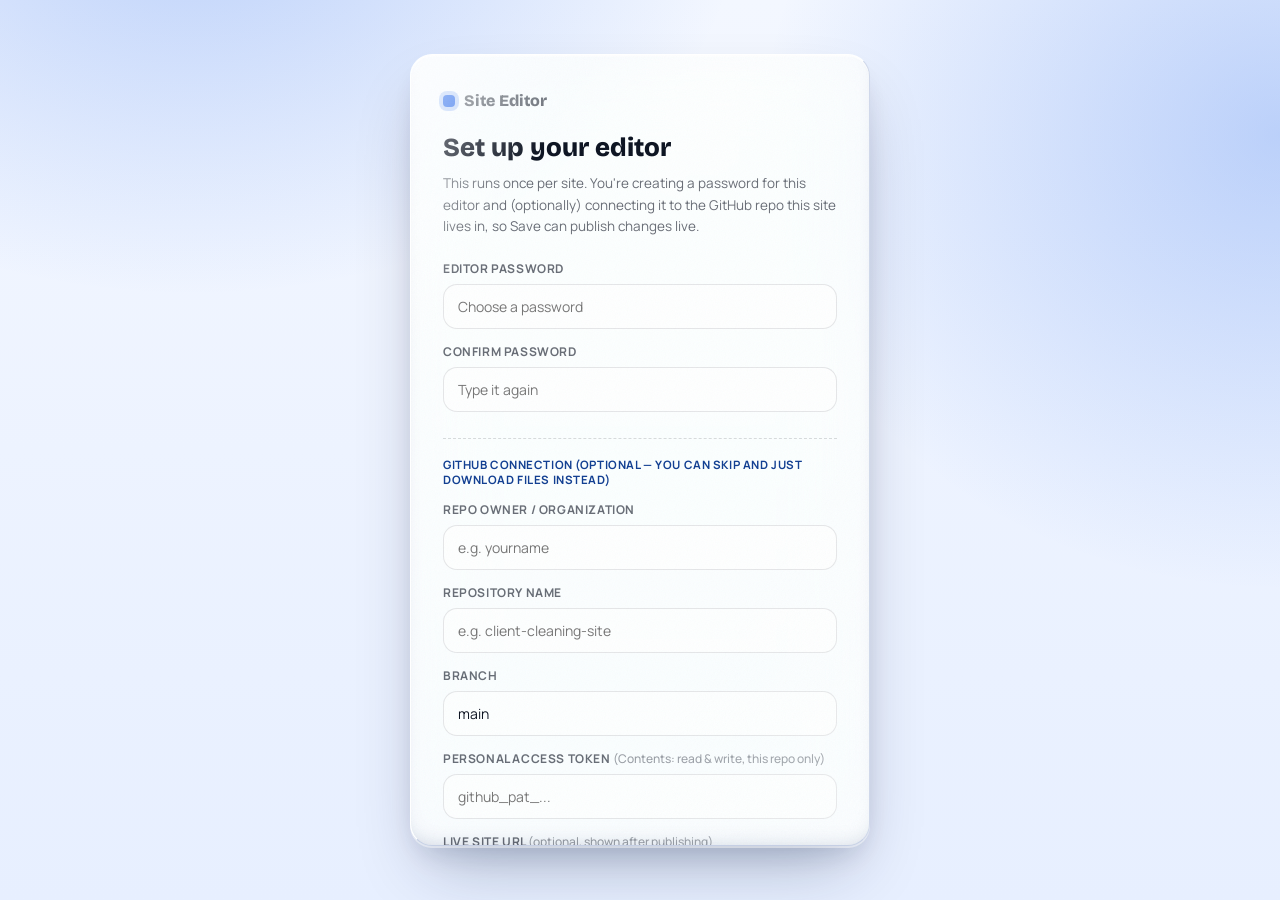
<file: admin.html>
<!DOCTYPE html>
<html lang="en">
<head>
<meta charset="UTF-8">
<meta name="viewport" content="width=device-width, initial-scale=1.0">
<meta name="robots" content="noindex, nofollow">
<title>Site Editor</title>
<link rel="icon" href="data:image/svg+xml,%3Csvg xmlns='http://www.w3.org/2000/svg' viewBox='0 0 32 32'%3E%3Crect width='32' height='32' rx='8' fill='%232F6FED'/%3E%3Ccircle cx='16' cy='16' r='7' fill='white' fill-opacity='0.9'/%3E%3C/svg%3E">
<link rel="preconnect" href="https://fonts.googleapis.com">
<link rel="preconnect" href="https://fonts.gstatic.com" crossorigin>
<link rel="stylesheet" href="styles.css">
<link rel="stylesheet" href="admin.css">
</head>
<body class="admin-body">

<!-- ===================== GATE (setup or lock) ===================== -->
<div id="gate" class="gate">
  <div class="gate-card glass glass-strong">
    <div class="gate-brand"><span class="brand-dot"></span> Site Editor</div>

    <!-- first-run setup -->
    <div id="gateSetup" class="gate-panel" hidden>
      <h1>Set up your editor</h1>
      <p class="gate-sub">This runs once per site. You're creating a password for this editor and (optionally) connecting it to the GitHub repo this site lives in, so Save can publish changes live.</p>

      <label class="f-label">Editor password</label>
      <input type="password" id="setupPass" class="f-input" placeholder="Choose a password" autocomplete="new-password">
      <label class="f-label">Confirm password</label>
      <input type="password" id="setupPass2" class="f-input" placeholder="Type it again" autocomplete="new-password">

      <div class="gate-divider">GitHub connection (optional — you can skip and just download files instead)</div>

      <label class="f-label">Repo owner / organization</label>
      <input type="text" id="setupOwner" class="f-input" placeholder="e.g. yourname">
      <label class="f-label">Repository name</label>
      <input type="text" id="setupRepo" class="f-input" placeholder="e.g. client-cleaning-site">
      <label class="f-label">Branch</label>
      <input type="text" id="setupBranch" class="f-input" placeholder="main" value="main">
      <label class="f-label">Personal access token <span class="f-hint">(Contents: read &amp; write, this repo only)</span></label>
      <input type="password" id="setupToken" class="f-input" placeholder="github_pat_..." autocomplete="off">
      <label class="f-label">Live site URL <span class="f-hint">(optional, shown after publishing)</span></label>
      <input type="text" id="setupSiteUrl" class="f-input" placeholder="https://yoursite.vercel.app">

      <button id="setupSubmit" class="btn-primary" type="button">Finish setup</button>
      <div id="setupError" class="gate-error" hidden></div>
    </div>

    <!-- returning: password lock -->
    <div id="gateLock" class="gate-panel" hidden>
      <h1>Enter your password</h1>
      <p class="gate-sub">This just keeps casual visitors out of the editor — it's not a public login system.</p>
      <input type="password" id="lockPass" class="f-input" placeholder="Password" autocomplete="current-password">
      <button id="lockSubmit" class="btn-primary" type="button">Unlock</button>
      <div id="lockError" class="gate-error" hidden></div>
      <button id="forgotBtn" class="link-btn" type="button">Forgot password / start over</button>
    </div>
  </div>
</div>

<!-- ===================== DASHBOARD ===================== -->
<div id="dash" class="dash" hidden>

  <header class="admin-topbar glass glass-strong">
    <div class="admin-brand"><span class="brand-dot"></span> Site Editor</div>
    <div class="admin-topbar-actions">
      <span id="statusText" class="status-text"></span>
      <button id="downloadBtn" class="btn-ghost" type="button">Download config.js</button>
      <button id="publishBtn" class="btn-primary btn-small" type="button">Save &amp; Publish</button>
      <button id="lockAgainBtn" class="btn-ghost" type="button" title="Lock editor">Lock</button>
    </div>
  </header>

  <div class="admin-body-grid">
    <nav class="admin-nav glass" id="adminNav"></nav>

    <main class="admin-form-panel">
      <div id="formSections"></div>
    </main>

    <aside class="admin-preview-panel">
      <div class="preview-frame-wrap glass">
        <div class="preview-toolbar">
          <span>Live preview — updates as you type</span>
          <div class="preview-page-tabs" id="previewTabs"></div>
        </div>
        <iframe id="previewFrame" class="preview-frame" title="Live site preview"></iframe>
      </div>
    </aside>
  </div>

  <div id="toast" class="toast" hidden></div>
</div>

<script src="config.js"></script>
<script src="admin.js"></script>
</body>
</html>
</file>
<file: styles.css>
/* ============================================================
   FROST — main stylesheet
   Fonts: Bricolage Grotesque (display, has real character),
          Manrope (body), Space Mono (data/price — adds personality)

   Colors are set as CSS variables here as sane fallbacks, but
   theme.js overwrites --blue / --blue-deep / --blue-bright /
   --blue-glow at runtime from config.js. You should not need to
   edit the color values below for a normal rebrand.
   ============================================================ */

@import url('https://fonts.googleapis.com/css2?family=Bricolage+Grotesque:opsz,wght@12..96,400..800&family=Manrope:wght@400;500;600;700;800&family=Space+Mono:wght@400;700&display=swap');

:root{
  --ink: #0B1220;
  --ink-soft: rgba(11,18,32,0.62);
  --ink-faint: rgba(11,18,32,0.4);
  --blue: #2F6FED;
  --blue-bright: #4FA8FF;
  --blue-deep: #0F3D91;
  --blue-glow: rgba(47,111,237,0.28);
  --surface: #F3F7FF;
  --surface-2: #E7EFFF;
  --glass: rgba(255,255,255,0.46);
  --glass-strong: rgba(255,255,255,0.72);
  --glass-border: rgba(255,255,255,0.75);
  --radius-lg: 30px;
  --radius-md: 22px;
  --radius-sm: 14px;
}

*{ margin:0; padding:0; box-sizing:border-box; }
html{ scroll-behavior:smooth; }
body{
  font-family:'Manrope', sans-serif;
  color:var(--ink);
  background:
    radial-gradient(ellipse 1000px 700px at 15% -10%, var(--blue-glow), transparent 55%),
    radial-gradient(ellipse 800px 700px at 100% 15%, var(--blue-glow), transparent 65%),
    linear-gradient(180deg, var(--surface) 0%, var(--surface-2) 100%);
  overflow-x:hidden;
  -webkit-font-smoothing:antialiased;
}
a{ color:inherit; text-decoration:none; }
button{ font-family:inherit; cursor:pointer; border:none; background:none; }
img{ max-width:100%; display:block; }
::selection{ background:var(--blue); color:#fff; }

@media (prefers-reduced-motion: reduce){
  *{ animation-duration:0.01ms !important; animation-iteration-count:1 !important; transition-duration:0.01ms !important; }
}

.font-display{ font-family:'Bricolage Grotesque', sans-serif; }
.font-mono{ font-family:'Space Mono', monospace; }

.wrap{ max-width:1180px; margin:0 auto; padding:0 24px; }

/* ============================================================
   GLASS PRIMITIVE — thick, layered, directionally lit "real glass"
   Built from: a lit top-left edge, a darker bottom-right edge,
   a diagonal specular sheen, fine grain, and a deep drop shadow
   so the panel reads as a physical slab, not a flat tint.
   ============================================================ */
.glass{
  position:relative;
  background:
    linear-gradient(155deg, var(--glass-strong) 0%, var(--glass) 55%, var(--glass) 100%);
  backdrop-filter:blur(34px) saturate(190%) brightness(1.04);
  -webkit-backdrop-filter:blur(34px) saturate(190%) brightness(1.04);
  border-radius:var(--radius-md);
  border:1.5px solid rgba(255,255,255,0.65);
  border-top-color:rgba(255,255,255,0.95);
  border-left-color:rgba(255,255,255,0.85);
  border-right-color:rgba(60,90,160,0.22);
  border-bottom-color:rgba(60,90,160,0.28);
  box-shadow:
    inset 0 1.5px 0 rgba(255,255,255,0.95),
    inset 0 -10px 24px -18px rgba(15,40,90,0.35),
    0 2px 0 rgba(255,255,255,0.45),
    0 14px 30px -10px rgba(11,25,60,0.16),
    0 34px 70px -20px rgba(11,25,60,0.30);
}
.glass::before{
  content:''; position:absolute; inset:0; border-radius:inherit; pointer-events:none;
  background-image:
    linear-gradient(122deg, rgba(255,255,255,0.65) 0%, rgba(255,255,255,0) 20%, rgba(255,255,255,0) 72%, rgba(255,255,255,0.18) 100%),
    url("data:image/svg+xml,%3Csvg xmlns='http://www.w3.org/2000/svg' width='60' height='60'%3E%3Cfilter id='n'%3E%3CfeTurbulence type='fractalNoise' baseFrequency='0.9' numOctaves='2' stitchTiles='stitch'/%3E%3C/filter%3E%3Crect width='100%25' height='100%25' filter='url(%23n)' opacity='0.045'/%3E%3C/svg%3E");
  mix-blend-mode:normal;
}
.glass-strong{ background:linear-gradient(155deg, var(--glass-strong) 0%, var(--glass-strong) 100%); }

/* cursor-reactive highlight — set via JS custom props --mx/--my */
.glass-reactive{ --mx:50%; --my:50%; }
.glass-reactive::after{
  content:''; position:absolute; inset:0; border-radius:inherit; pointer-events:none;
  background: radial-gradient(circle 240px at var(--mx) var(--my), rgba(255,255,255,0.6), transparent 70%);
  opacity:0; transition:opacity .3s ease;
}
.glass-reactive:hover::after{ opacity:1; }

.tilt{ transition:transform .35s cubic-bezier(.2,.8,.2,1), box-shadow .35s ease; }
.tilt:hover{ transform:translateY(-6px); box-shadow:
  inset 0 1.5px 0 rgba(255,255,255,0.95),
  inset 0 -10px 24px -18px rgba(15,40,90,0.35),
  0 2px 0 rgba(255,255,255,0.45),
  0 24px 45px -12px rgba(11,25,60,0.22),
  0 44px 90px -20px rgba(11,25,60,0.36); }

/* ============================================================
   3D TILT — real perspective rotation driven by cursor position
   (set via JS custom props --rx/--ry/--tz), layered with the
   glass specular sheen so a panel reads as a lifted, lit slab of
   glass rather than a flat card with a shadow.
   ============================================================ */
.tilt-3d-scope{ perspective:1400px; }
.tilt-3d{
  --rx:0deg; --ry:0deg; --tz:0px;
  transform:perspective(1400px) rotateX(var(--rx)) rotateY(var(--ry)) translateZ(var(--tz));
  transition:transform .5s cubic-bezier(.2,.8,.2,1), box-shadow .5s ease;
  will-change:transform;
}
.tilt-3d.tilting{ transition:transform .05s linear; }
.tilt-3d:hover{
  --tz:14px;
  box-shadow:
    inset 0 1.5px 0 rgba(255,255,255,0.95),
    inset 0 -10px 24px -18px rgba(15,40,90,0.35),
    0 2px 0 rgba(255,255,255,0.45),
    0 30px 50px -14px rgba(11,25,60,0.24),
    0 54px 100px -24px rgba(11,25,60,0.38);
}

/* ============================================================
   THE OPENING WIPE (site-wide, plays once per session)
   Deliberately paced: mark draws in, name settles, tagline
   arrives, then the frost wipes away. ~5.6s for first-time
   visitors; a "Skip" control is always available.
   ============================================================ */
#intro{
  position:fixed; inset:0; z-index:9999;
  background:
    radial-gradient(circle at 30% 20%, rgba(255,255,255,0.9), transparent 55%),
    linear-gradient(160deg, #eaf3ff 0%, #cfe3ff 45%, #9fc3ff 100%);
  clip-path: polygon(0% 0%, 100% 0%, 100% 100%, 0% 100%);
  animation: wipeAway 2.6s 5.6s cubic-bezier(.7,0,.2,1) forwards;
}
#intro::before{
  content:''; position:absolute; inset:0;
  background: linear-gradient(115deg, transparent 35%, rgba(255,255,255,0.7) 48%, transparent 60%);
  background-size: 260% 260%; background-position: 120% 0%;
  animation: shineSweep 2.3s 5.7s ease-in forwards;
}
@keyframes shineSweep{ to{ background-position: -20% 100%; } }
@keyframes wipeAway{
  0%{ clip-path: polygon(0% 0%, 100% 0%, 100% 100%, 0% 100%); }
  100%{ clip-path: polygon(150% -60%, 230% -60%, 230% 170%, 150% 170%); }
}
.intro-mark{
  position:absolute; top:44%; left:50%; transform:translate(-50%,-50%);
  width:64px; height:64px; border-radius:18px;
  background:rgba(255,255,255,0.5); border:2px solid rgba(255,255,255,0.9);
  opacity:0; animation: markIn 1.7s cubic-bezier(.16,.9,.2,1) 0.3s forwards;
}
.intro-mark::before{
  content:''; position:absolute; inset:14px; border-radius:50%;
  background:var(--blue-deep); opacity:0.85;
}
@keyframes markIn{
  0%{ opacity:0; transform:translate(-50%,-50%) scale(0.6) rotate(-14deg); }
  75%{ opacity:1; transform:translate(-50%,-50%) scale(1.04) rotate(2deg); }
  100%{ opacity:1; transform:translate(-50%,-50%) scale(1) rotate(0deg); }
}
.foam-bubble{
  position:absolute; border-radius:50%;
  background: radial-gradient(circle at 30% 30%, #ffffff, #cfe3ff 70%);
  opacity:0; transform:scale(0.3);
  animation: bubbleUp 2.2s ease-out forwards;
  box-shadow: inset -4px -4px 10px rgba(47,111,237,0.15), 0 4px 10px rgba(47,111,237,0.15);
}
@keyframes bubbleUp{
  0%{ opacity:0; transform:scale(0.3) translateY(30px); }
  45%{ opacity:1; transform:scale(1.08) translateY(0); }
  100%{ opacity:0.9; transform:scale(1) translateY(-6px); }
}
.intro-word{
  position:absolute; top:56%; left:50%; transform:translate(-50%,-50%);
  font-family:'Bricolage Grotesque',sans-serif; font-weight:800; font-size:clamp(28px,6vw,54px);
  color:var(--blue-deep); letter-spacing:-0.02em; opacity:0; white-space:nowrap; text-align:center;
  animation: wordIn 1.3s ease-out 1.9s forwards, wordOut 0.9s ease-in 4.7s forwards;
}
.intro-sub{
  position:absolute; top:66%; left:50%; transform:translate(-50%,-50%);
  font-family:'Manrope',sans-serif; font-weight:600; font-size:clamp(13px,2.4vw,16px);
  letter-spacing:.04em; color:var(--blue-deep); opacity:0; white-space:nowrap; text-align:center;
  animation: wordIn 1.1s ease-out 3.0s forwards, wordOut 0.8s ease-in 4.7s forwards;
}
@keyframes wordIn{ from{ opacity:0; transform:translate(-50%,-50%) scale(0.94); } to{ opacity:1; transform:translate(-50%,-50%) scale(1); } }
@keyframes wordOut{ to{ opacity:0; transform:translate(-50%,-50%) scale(1.03); } }
.intro-skip{
  position:absolute; bottom:28px; right:28px; z-index:2;
  font-family:'Manrope',sans-serif; font-size:12.5px; font-weight:700; letter-spacing:.03em;
  color:var(--blue-deep); padding:9px 16px; border-radius:999px;
  background:rgba(255,255,255,0.55); border:1px solid rgba(255,255,255,0.8);
  opacity:0; animation: skipIn 0.5s ease 0.6s forwards;
}
.intro-skip:hover{ background:rgba(255,255,255,0.8); }
@keyframes skipIn{ to{ opacity:1; } }
body.intro-active{ overflow:hidden; height:100%; }

/* ============================================================
   NAV
   ============================================================ */
header{ position:sticky; top:14px; z-index:100; display:flex; justify-content:center; padding:0 14px; }
.nav-inner{
  width:100%; max-width:1180px; display:flex; align-items:center; justify-content:space-between;
  padding:12px 20px; border-radius:999px;
}
.brand{ display:flex; align-items:center; gap:9px; font-family:'Bricolage Grotesque',sans-serif; font-weight:800; font-size:17.5px; }
.brand-dot{ width:12px; height:12px; border-radius:4px; background:var(--blue); box-shadow:0 0 0 4px var(--blue-glow); }
.brand-logo{ height:28px; width:auto; max-width:140px; object-fit:contain; }
.nav-links{ display:flex; gap:30px; font-size:14.5px; font-weight:700; }
.nav-links a{ opacity:.72; transition:opacity .2s; }
.nav-links a:hover, .nav-links a.current{ opacity:1; }
.nav-cta{
  font-size:13.5px; font-weight:800; padding:10px 20px; border-radius:999px; color:#fff;
  background:linear-gradient(135deg, var(--blue), var(--blue-deep));
  box-shadow:0 10px 24px var(--blue-glow); transition:transform .2s;
}
.nav-cta:hover{ transform:translateY(-2px); }

/* ============================================================
   HERO
   ============================================================ */
.hero{ text-align:center; padding:76px 0 20px; }
.eyebrow{ font-size:12.5px; font-weight:800; letter-spacing:.1em; text-transform:uppercase; color:var(--blue-deep); margin-bottom:16px; }
.hero h1{ font-family:'Bricolage Grotesque',sans-serif; font-weight:800; font-size:clamp(40px,7.4vw,72px); letter-spacing:-0.025em; line-height:1.0; }
.split-word{ display:inline-block; overflow:hidden; vertical-align:top; margin:0 6px; }
.split-word span{ display:inline-block; transform:translateY(110%); animation:wordRise .7s cubic-bezier(.2,.9,.25,1) forwards; }
@keyframes wordRise{ to{ transform:translateY(0); } }
.hero p{ color:var(--ink-soft); max-width:540px; margin:22px auto 0; font-size:17px; line-height:1.6; }

/* compact trust badge row directly under the hero */
.badge-row{ display:flex; flex-wrap:wrap; justify-content:center; gap:10px; margin:30px auto 0; max-width:720px; }
.badge-chip{
  display:flex; align-items:center; gap:7px; font-size:12.5px; font-weight:700; color:var(--ink-soft);
  padding:9px 16px; border-radius:999px;
}
.badge-chip::before{ content:'✓'; color:var(--blue-deep); font-weight:800; }

/* trust marquee */
.marquee{ overflow:hidden; white-space:nowrap; padding:26px 0; -webkit-mask-image:linear-gradient(90deg,transparent,#000 10%,#000 90%,transparent); mask-image:linear-gradient(90deg,transparent,#000 10%,#000 90%,transparent); }
.marquee-track{ display:inline-flex; animation:scrollMarquee 22s linear infinite; }
.marquee-track span{ font-family:'Space Mono',monospace; font-size:13px; letter-spacing:.06em; padding:0 26px; color:var(--ink-faint); }
.marquee-track span.dot{ color:var(--blue); }
@keyframes scrollMarquee{ from{ transform:translateX(0); } to{ transform:translateX(-50%); } }

/* ============================================================
   BENTO SERVICES GRID (asymmetric — not uniform 3-col)
   ============================================================ */
section{ padding:70px 0; }
.section-head{ max-width:600px; margin:0 auto 44px; text-align:center; }
.section-head h2{ font-family:'Bricolage Grotesque',sans-serif; font-weight:800; font-size:clamp(28px,4.4vw,42px); letter-spacing:-0.01em; }
.section-head p{ color:var(--ink-soft); margin-top:12px; font-size:15.5px; }

.bento{ display:grid; grid-template-columns:repeat(4, 1fr); grid-auto-rows:150px; gap:16px; perspective:1400px; }
.bento-card{ padding:26px; display:flex; flex-direction:column; justify-content:flex-end; overflow:hidden; }
.bento-card.big{ grid-column:span 2; grid-row:span 2; }
.bento-card h3{ font-family:'Bricolage Grotesque',sans-serif; font-weight:700; font-size:20px; margin-bottom:8px; }
.bento-card.big h3{ font-size:26px; }
.bento-card p{ color:var(--ink-soft); font-size:14px; line-height:1.5; }
.bento-card .glow{ position:absolute; width:180px; height:180px; border-radius:50%; background:radial-gradient(circle, var(--blue-glow), transparent 70%); top:-60px; right:-60px; }

/* ============================================================
   BEFORE / AFTER GALLERY
   ============================================================ */
.gallery-grid{ display:grid; grid-template-columns:repeat(3,1fr); gap:20px; }
.compare{ position:relative; aspect-ratio:4/3; overflow:hidden; border-radius:var(--radius-md); }
.compare-after, .compare-before{
  position:absolute; inset:0; width:100%; height:100%; object-fit:cover;
}
.compare-before-wrap{ position:absolute; inset:0; width:var(--pos,50%); overflow:hidden; }
.compare-placeholder{
  position:absolute; inset:0; display:flex; align-items:center; justify-content:center;
  font-family:'Space Mono',monospace; font-size:11.5px; font-weight:700; letter-spacing:.08em; text-transform:uppercase;
  color:var(--blue-deep); text-align:center; padding:14px;
}
.compare-after .compare-placeholder{ background:linear-gradient(160deg, var(--surface-2), rgba(255,255,255,0.5)); }
.compare-before-wrap .compare-placeholder{ background:linear-gradient(160deg, rgba(120,140,170,0.35), rgba(120,140,170,0.18)); color:rgba(15,30,60,0.55); }
.compare-range{
  position:absolute; inset:0; width:100%; height:100%; margin:0; opacity:0; cursor:ew-resize; -webkit-appearance:none;
}
.compare-handle{
  position:absolute; top:0; bottom:0; left:var(--pos,50%); width:3px; background:rgba(255,255,255,0.95);
  transform:translateX(-50%); pointer-events:none; box-shadow:0 0 0 1px rgba(11,18,32,0.1), 0 4px 14px rgba(11,18,32,0.25);
}
.compare-handle::after{
  content:'⇔'; position:absolute; top:50%; left:50%; transform:translate(-50%,-50%);
  width:34px; height:34px; border-radius:50%; background:#fff; color:var(--blue-deep);
  display:flex; align-items:center; justify-content:center; font-size:14px; font-weight:800;
  box-shadow:0 6px 16px rgba(11,18,32,0.3);
}
.compare-label{
  position:absolute; top:14px; font-family:'Space Mono',monospace; font-size:10.5px; font-weight:700; letter-spacing:.06em;
  text-transform:uppercase; padding:5px 11px; border-radius:999px; background:rgba(11,18,32,0.62); color:#fff; pointer-events:none;
}
.label-before{ left:14px; } .label-after{ right:14px; }
.gallery-cap{ text-align:center; font-size:13.5px; font-weight:700; margin-top:12px; color:var(--ink-soft); }
.gallery-note{ text-align:center; font-size:12.5px; color:var(--ink-faint); margin-top:26px; }

/* ============================================================
   TESTIMONIALS
   ============================================================ */
.testi-grid{ display:grid; grid-template-columns:repeat(3,1fr); gap:18px; perspective:1400px; }
.testi-card{ padding:26px; }
.stars{ color:var(--blue); letter-spacing:2px; margin-bottom:12px; }
.testi-card p{ font-size:14.5px; margin-bottom:14px; }
.testi-name{ font-weight:700; font-size:13.5px; }

/* ============================================================
   FAQ ACCORDION
   ============================================================ */
.faq-list{ max-width:720px; margin:0 auto; display:flex; flex-direction:column; gap:12px; }
.faq-item{ padding:20px 24px; cursor:pointer; }
.faq-q{ display:flex; align-items:center; justify-content:space-between; gap:16px; font-weight:800; font-size:15.5px; }
.faq-q .plus{ flex:none; font-size:20px; font-weight:400; color:var(--blue-deep); transition:transform .3s ease; }
.faq-item.open .plus{ transform:rotate(45deg); }
.faq-a{ max-height:0; overflow:hidden; transition:max-height .35s ease; }
.faq-a p{ padding-top:14px; color:var(--ink-soft); font-size:14.5px; line-height:1.65; max-width:600px; }

/* ============================================================
   GUARANTEE SEAL
   ============================================================ */
.guarantee-badge{
  display:inline-flex; align-items:center; gap:12px; padding:12px 22px 12px 16px; border-radius:999px; margin:0 auto 26px;
}
.guarantee-badge .seal{
  width:34px; height:34px; border-radius:50%; flex:none; display:flex; align-items:center; justify-content:center;
  background:linear-gradient(135deg, var(--blue), var(--blue-deep)); color:#fff; font-weight:800; font-size:14px;
  box-shadow:0 6px 14px var(--blue-glow);
}
.guarantee-badge .text{ text-align:left; }
.guarantee-badge .text strong{ display:block; font-size:13.5px; font-weight:800; }
.guarantee-badge .text span{ display:block; font-size:12px; color:var(--ink-soft); max-width:320px; }

/* ============================================================
   SERVICE AREA CHIPS
   ============================================================ */
.area-chips{ display:flex; flex-wrap:wrap; justify-content:center; gap:10px; max-width:760px; margin:0 auto; }
.area-chip{ font-size:13px; font-weight:700; padding:9px 18px; border-radius:999px; color:var(--ink-soft); }

/* ============================================================
   BIG CTA BANNER
   ============================================================ */
.cta-banner{
  margin:20px 24px; padding:64px 40px; text-align:center; border-radius:34px;
  background:linear-gradient(135deg, var(--blue-deep), var(--blue));
  color:#fff; position:relative; overflow:hidden;
  box-shadow:0 30px 70px -20px var(--blue-glow), inset 0 1.5px 0 rgba(255,255,255,0.25);
}
.cta-banner h2{ font-family:'Bricolage Grotesque',sans-serif; font-weight:800; font-size:clamp(28px,4.6vw,46px); margin-bottom:14px; }
.cta-banner p{ opacity:.85; max-width:460px; margin:0 auto 26px; }
.cta-banner .btn-white{
  display:inline-block; background:#fff; color:var(--blue-deep); font-weight:800; padding:16px 32px; border-radius:999px;
  transition:transform .2s; box-shadow:0 16px 34px rgba(0,0,0,0.18);
}
.cta-banner .btn-white:hover{ transform:translateY(-3px); }

/* ============================================================
   CALCULATOR (booking page)
   ============================================================ */
.calc{ max-width:600px; margin:0 auto; padding:32px; }
.type-pills{ display:flex; gap:8px; margin-bottom:22px; }
.pill{ flex:1; text-align:center; padding:11px 8px; border-radius:14px; font-size:12.5px; font-weight:700;
  background:rgba(255,255,255,0.5); border:1px solid rgba(11,18,32,0.08); cursor:pointer; transition:.2s; color:var(--ink-soft); }
.pill.active{ background:var(--blue); color:#fff; box-shadow:0 8px 18px var(--blue-glow); border-color:transparent; }
.calc-grid{ display:grid; grid-template-columns:1fr 1fr; gap:14px; margin-bottom:22px; }
.field label{ display:block; font-size:12px; font-weight:700; color:var(--ink-soft); text-transform:uppercase; letter-spacing:.05em; margin-bottom:8px; }
.stepper{ display:flex; align-items:center; gap:12px; background:rgba(255,255,255,0.5); border:1px solid rgba(11,18,32,0.08); border-radius:14px; padding:9px 14px; }
.stepper button{ width:30px; height:30px; border-radius:9px; background:rgba(47,111,237,0.1); color:var(--blue-deep); font-size:17px; font-weight:700; transition:.2s; }
.stepper button:hover{ background:var(--blue); color:#fff; }
.stepper span{ font-family:'Space Mono',monospace; font-weight:700; flex:1; text-align:center; }
.zip-field input{ width:100%; padding:12px 14px; border-radius:14px; border:1px solid rgba(11,18,32,0.08); background:rgba(255,255,255,0.5); font-family:inherit; font-size:14.5px; }
.zip-field input:focus{ outline:none; border-color:var(--blue); box-shadow:0 0 0 3px var(--blue-glow); }
.breakdown{ border-top:1px dashed rgba(11,18,32,0.15); padding-top:16px; margin-bottom:8px; }
.b-row{ display:flex; justify-content:space-between; font-size:13px; color:var(--ink-soft); padding:4px 0; font-family:'Space Mono',monospace; }
.b-row.total{ color:var(--ink); font-weight:700; font-size:15px; border-top:1px solid rgba(11,18,32,0.1); margin-top:6px; padding-top:10px; }
.price-hero{ text-align:center; margin:18px 0 22px; position:relative; }
.price-hero .amount{ font-family:'Space Mono',monospace; font-weight:700; font-size:46px; color:var(--blue-deep); }
.price-hero .amount sup{ font-size:18px; }
.price-hero .caption{ font-size:12.5px; color:var(--ink-soft); margin-top:4px; }
.ripple{ position:absolute; left:50%; top:50%; width:10px; height:10px; border-radius:50%; border:2px solid var(--blue-bright); transform:translate(-50%,-50%); opacity:0; pointer-events:none; }
.ripple.animate{ animation: rippleOut 0.6s ease-out; }
@keyframes rippleOut{ 0%{ opacity:0.8; width:10px; height:10px; } 100%{ opacity:0; width:170px; height:170px; } }

.btn-primary{
  display:block; width:100%; text-align:center; padding:16px; border-radius:999px;
  background:linear-gradient(135deg, var(--blue), var(--blue-deep)); color:#fff;
  font-weight:800; font-size:15px; box-shadow:0 14px 30px var(--blue-glow); transition:transform .2s;
}
.btn-primary:hover{ transform:translateY(-3px); }

.book-form{ display:flex; flex-direction:column; gap:12px; margin-top:30px; }
.book-form input, .book-form select, .book-form textarea{
  padding:13px 15px; border-radius:14px; border:1px solid rgba(11,18,32,0.1); background:rgba(255,255,255,0.55);
  font-family:inherit; font-size:14.5px;
}
.book-form input:focus, .book-form select:focus, .book-form textarea:focus{ outline:none; border-color:var(--blue); box-shadow:0 0 0 3px var(--blue-glow); }
.sr-only{ position:absolute; width:1px; height:1px; padding:0; margin:-1px; overflow:hidden; clip:rect(0,0,0,0); white-space:nowrap; border:0; }

/* ============================================================
   SERVICES PAGE — pricing tiers
   ============================================================ */
.tier-grid{ display:grid; grid-template-columns:repeat(3,1fr); gap:20px; }
.tier-card{ padding:32px 26px; text-align:center; }
.tier-card.featured{ border:2px solid var(--blue); transform:scale(1.03); }
.tier-name{ font-family:'Bricolage Grotesque',sans-serif; font-weight:700; font-size:20px; margin-bottom:8px; }
.tier-price{ font-family:'Space Mono',monospace; font-weight:700; font-size:36px; color:var(--blue-deep); margin-bottom:16px; }
.tier-list{ list-style:none; text-align:left; margin-bottom:24px; }
.tier-list li{ font-size:13.5px; color:var(--ink-soft); padding:7px 0; border-bottom:1px solid rgba(11,18,32,0.06); }
.tier-list li::before{ content:'✓ '; color:var(--blue); font-weight:700; }

/* ============================================================
   WIPE-CLEAN SCROLL REVEAL
   ============================================================ */
.wipe{ opacity:0; clip-path: polygon(0 0, 0 0, 0 100%, 0% 100%); transition: clip-path 0.9s cubic-bezier(.65,0,.35,1), opacity 0.5s ease; }
.wipe.wipe-in{ opacity:1; clip-path: polygon(0 0, 100% 0, 100% 100%, 0% 100%); }

/* ============================================================
   MOBILE STICKY CTA BAR
   ============================================================ */
.mobile-cta{
  display:none; position:fixed; left:12px; right:12px; bottom:12px; z-index:200; gap:10px;
  padding:10px; border-radius:20px;
}
.mobile-cta a{
  flex:1; text-align:center; padding:13px 10px; border-radius:14px; font-weight:800; font-size:13.5px;
}
.mobile-cta .m-call{ background:rgba(255,255,255,0.7); color:var(--blue-deep); }
.mobile-cta .m-book{ background:linear-gradient(135deg, var(--blue), var(--blue-deep)); color:#fff; }

/* ============================================================
   FOOTER
   ============================================================ */
footer{ text-align:center; padding:70px 20px 40px; }
.footer-brand{ font-family:'Bricolage Grotesque',sans-serif; font-weight:700; font-size:18px; margin-bottom:8px; }
.footer-meta{ font-size:13px; color:var(--ink-faint); margin-top:6px; }

/* ============================================================
   RESPONSIVE
   ============================================================ */
@media (max-width:900px){
  .bento{ grid-template-columns:repeat(2,1fr); }
  .bento-card.big{ grid-column:span 2; grid-row:span 1; min-height:200px; }
  .testi-grid{ grid-template-columns:1fr; }
  .tier-grid{ grid-template-columns:1fr; }
  .tier-card.featured{ transform:none; }
  .gallery-grid{ grid-template-columns:1fr; }
}
@media (max-width:640px){
  .nav-links{ display:none; }
  .bento{ grid-template-columns:1fr; }
  .bento-card.big{ grid-column:span 1; }
  .calc-grid{ grid-template-columns:1fr; }
  .mobile-cta{ display:flex; }
  footer{ padding-bottom:110px; }
}
</file>
<file: admin.css>
/* ============================================================
   ADMIN — Site Editor
   Reuses the .glass / color-variable system from styles.css so
   the editor feels like the same product, not a bolted-on tool.
   ============================================================ */

.admin-body{
  min-height:100vh;
  background:
    radial-gradient(ellipse 1000px 700px at 15% -10%, var(--blue-glow), transparent 55%),
    radial-gradient(ellipse 800px 700px at 100% 15%, var(--blue-glow), transparent 65%),
    linear-gradient(180deg, var(--surface) 0%, var(--surface-2) 100%);
}

/* ---------- gate (setup / lock) ---------- */
.gate{ min-height:100vh; display:flex; align-items:center; justify-content:center; padding:24px; }
.gate-card{ width:100%; max-width:460px; padding:36px 32px; max-height:88vh; overflow-y:auto; }
.gate-brand{ display:flex; align-items:center; gap:9px; font-family:'Bricolage Grotesque',sans-serif; font-weight:800; font-size:16px; margin-bottom:22px; color:var(--ink-soft); }
.gate-panel h1{ font-family:'Bricolage Grotesque',sans-serif; font-weight:800; font-size:26px; margin-bottom:10px; }
.gate-sub{ color:var(--ink-soft); font-size:13.5px; line-height:1.6; margin-bottom:22px; }
.gate-divider{ font-size:11.5px; font-weight:700; text-transform:uppercase; letter-spacing:.05em; color:var(--blue-deep); margin:26px 0 14px; padding-top:18px; border-top:1px dashed rgba(11,18,32,0.15); }
.gate-error{ margin-top:14px; background:rgba(220,38,38,0.08); border:1px solid rgba(220,38,38,0.3); color:#b3261e; font-size:12.5px; padding:10px 12px; border-radius:12px; }
.link-btn{ display:block; margin:16px auto 0; font-size:12.5px; font-weight:700; color:var(--ink-faint); text-decoration:underline; text-underline-offset:2px; }

.f-label{ display:block; font-size:12px; font-weight:700; color:var(--ink-soft); text-transform:uppercase; letter-spacing:.05em; margin:14px 0 7px; }
.f-label:first-of-type{ margin-top:0; }
.f-hint{ text-transform:none; font-weight:500; letter-spacing:0; color:var(--ink-faint); }
.f-input, .f-textarea, .f-select{
  width:100%; padding:12px 14px; border-radius:14px; border:1px solid rgba(11,18,32,0.1);
  background:rgba(255,255,255,0.6); font-family:inherit; font-size:14px; color:var(--ink);
}
.f-input:focus, .f-textarea:focus, .f-select:focus{ outline:none; border-color:var(--blue); box-shadow:0 0 0 3px var(--blue-glow); }
.f-textarea{ resize:vertical; min-height:70px; line-height:1.5; }
.f-row{ display:grid; grid-template-columns:1fr 1fr; gap:12px; }
.f-check{ display:flex; align-items:center; gap:9px; font-size:13px; font-weight:600; color:var(--ink-soft); margin-top:12px; }

.btn-primary.btn-small{ width:auto; padding:11px 20px; font-size:13.5px; }
.btn-ghost{
  padding:11px 18px; border-radius:999px; font-weight:700; font-size:13px; color:var(--ink-soft);
  background:rgba(255,255,255,0.5); border:1px solid rgba(11,18,32,0.08); transition:.2s;
}
.btn-ghost:hover{ background:rgba(255,255,255,0.8); color:var(--ink); }

/* ---------- dashboard shell ---------- */
.dash{ min-height:100vh; padding-bottom:40px; }
.admin-topbar{
  position:sticky; top:0; z-index:50; display:flex; align-items:center; justify-content:space-between;
  padding:14px 22px; border-radius:0 0 22px 22px; margin-bottom:20px;
}
.admin-brand{ display:flex; align-items:center; gap:9px; font-family:'Bricolage Grotesque',sans-serif; font-weight:800; font-size:16px; }
.admin-topbar-actions{ display:flex; align-items:center; gap:10px; }
.status-text{ font-size:12px; color:var(--ink-faint); margin-right:6px; white-space:nowrap; }

.admin-body-grid{
  display:grid; grid-template-columns:200px minmax(0,1fr) minmax(0,440px);
  gap:18px; max-width:1500px; margin:0 auto; padding:0 20px;
}
.admin-nav{ padding:14px; height:fit-content; position:sticky; top:90px; display:flex; flex-direction:column; gap:2px; }
.admin-nav button{
  text-align:left; padding:11px 14px; border-radius:14px; font-size:13.5px; font-weight:700; color:var(--ink-soft);
  transition:.15s;
}
.admin-nav button:hover{ background:rgba(255,255,255,0.5); color:var(--ink); }
.admin-nav button.active{ background:var(--blue); color:#fff; box-shadow:0 8px 18px var(--blue-glow); }

.admin-form-panel{ min-width:0; }
.form-section{ padding:26px; margin-bottom:18px; }
.form-section h2{ font-family:'Bricolage Grotesque',sans-serif; font-weight:800; font-size:19px; margin-bottom:4px; }
.form-section .section-sub{ color:var(--ink-soft); font-size:13px; margin-bottom:18px; }

.list-item{
  padding:16px; border-radius:16px; background:rgba(255,255,255,0.4); border:1px solid rgba(11,18,32,0.06);
  margin-bottom:12px; position:relative;
}
.list-item-head{ display:flex; justify-content:space-between; align-items:center; margin-bottom:10px; }
.list-item-title{ font-size:11.5px; font-weight:800; text-transform:uppercase; letter-spacing:.06em; color:var(--blue-deep); }
.list-item-actions{ display:flex; gap:6px; }
.icon-btn{
  width:28px; height:28px; border-radius:9px; display:flex; align-items:center; justify-content:center;
  background:rgba(11,18,32,0.06); color:var(--ink-soft); font-size:13px; font-weight:800; transition:.15s;
}
.icon-btn:hover{ background:var(--blue); color:#fff; }
.icon-btn.danger:hover{ background:#dc2626; }
.add-item-btn{
  width:100%; padding:13px; border-radius:14px; border:1.5px dashed rgba(47,111,237,0.4);
  color:var(--blue-deep); font-weight:700; font-size:13px; transition:.15s;
}
.add-item-btn:hover{ background:rgba(47,111,237,0.06); }

.theme-swatch-row{ display:flex; gap:10px; flex-wrap:wrap; margin-bottom:16px; }
.theme-swatch{
  width:64px; height:64px; border-radius:16px; cursor:pointer; position:relative; border:2.5px solid transparent;
  transition:.15s; overflow:hidden;
}
.theme-swatch.active{ border-color:var(--ink); transform:scale(1.06); }
.theme-swatch-name{ position:absolute; bottom:-18px; left:0; right:0; text-align:center; font-size:10px; font-weight:700; color:var(--ink-soft); }

/* ---------- preview ---------- */
.admin-preview-panel{ position:sticky; top:90px; align-self:start; height:calc(100vh - 110px); }
.preview-frame-wrap{ padding:12px; height:100%; display:flex; flex-direction:column; }
.preview-toolbar{ display:flex; align-items:center; justify-content:space-between; font-size:11.5px; color:var(--ink-faint); padding:0 6px 10px; font-weight:600; }
.preview-page-tabs{ display:flex; gap:6px; }
.preview-page-tabs button{ font-size:11px; font-weight:700; padding:5px 10px; border-radius:8px; background:rgba(255,255,255,0.5); color:var(--ink-soft); }
.preview-page-tabs button.active{ background:var(--blue); color:#fff; }
.preview-frame{
  flex:1; width:100%; border:none; border-radius:16px; background:#fff;
  box-shadow:inset 0 0 0 1px rgba(11,18,32,0.06);
}

.toast{
  position:fixed; bottom:24px; left:50%; transform:translateX(-50%) translateY(0); z-index:500;
  padding:14px 22px; border-radius:999px; font-size:13.5px; font-weight:700; color:#fff;
  background:var(--ink); box-shadow:0 20px 50px rgba(0,0,0,0.3); transition:opacity .3s, transform .3s;
}
.toast.error{ background:#b3261e; }
.toast.hide{ opacity:0; transform:translateX(-50%) translateY(10px); }

/* ---------- image drop zone ---------- */
.image-drop{
  position:relative; border:2px dashed rgba(47,111,237,0.35); border-radius:16px;
  min-height:120px; display:flex; flex-direction:column; align-items:center; justify-content:center;
  cursor:pointer; overflow:hidden; background:rgba(47,111,237,0.04); transition:.15s; text-align:center; padding:14px;
}
.image-drop:hover{ border-color:var(--blue); background:rgba(47,111,237,0.08); }
.image-drop.dragging{ border-color:var(--blue); background:rgba(47,111,237,0.14); transform:scale(1.01); }
.image-drop-small{ min-height:90px; }
.image-drop-empty{ color:var(--ink-soft); font-size:13px; font-weight:600; display:flex; flex-direction:column; align-items:center; gap:6px; }
.image-drop-icon{ font-size:22px; opacity:.7; }
.image-drop-preview{ width:100%; height:100%; position:absolute; inset:0; }
.image-drop-preview img{ width:100%; height:100%; object-fit:cover; }
.image-drop-preview::after{ content:'Click or drop to replace'; position:absolute; inset:auto 0 0 0; padding:6px; font-size:10.5px; font-weight:700; color:#fff; text-align:center; background:rgba(11,18,32,0.55); opacity:0; transition:.15s; }
.image-drop:hover .image-drop-preview::after{ opacity:1; }
.image-drop-status{ position:absolute; bottom:4px; left:4px; right:4px; font-size:10.5px; font-weight:700; color:var(--blue-deep); background:rgba(255,255,255,0.85); padding:3px 6px; border-radius:8px; }
.image-drop-status:empty{ display:none; }
.image-url-fallback{ margin-top:8px; font-size:12px; }

@media (max-width:1200px){
  .admin-body-grid{ grid-template-columns:180px minmax(0,1fr); }
  .admin-preview-panel{ display:none; }
}
@media (max-width:720px){
  .admin-body-grid{ grid-template-columns:1fr; }
  .admin-nav{ position:static; flex-direction:row; overflow-x:auto; }
}
</file>
